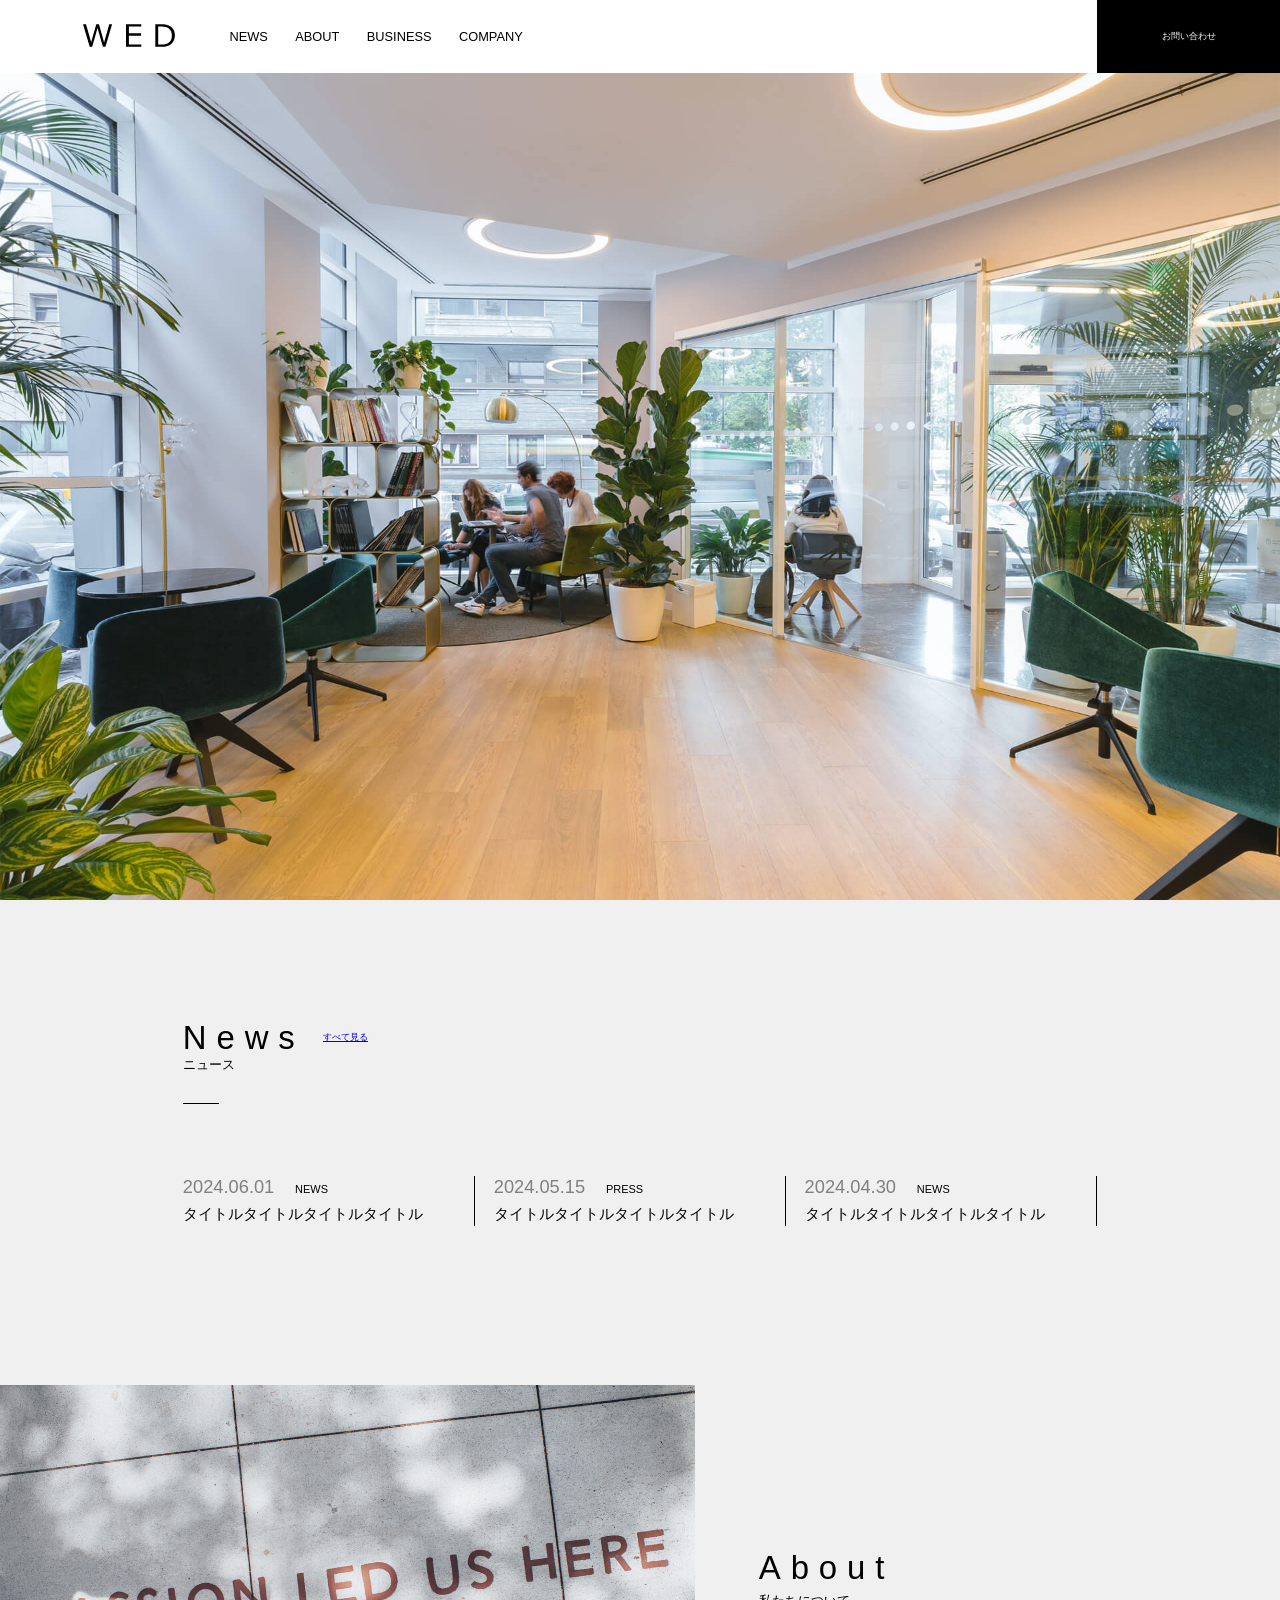
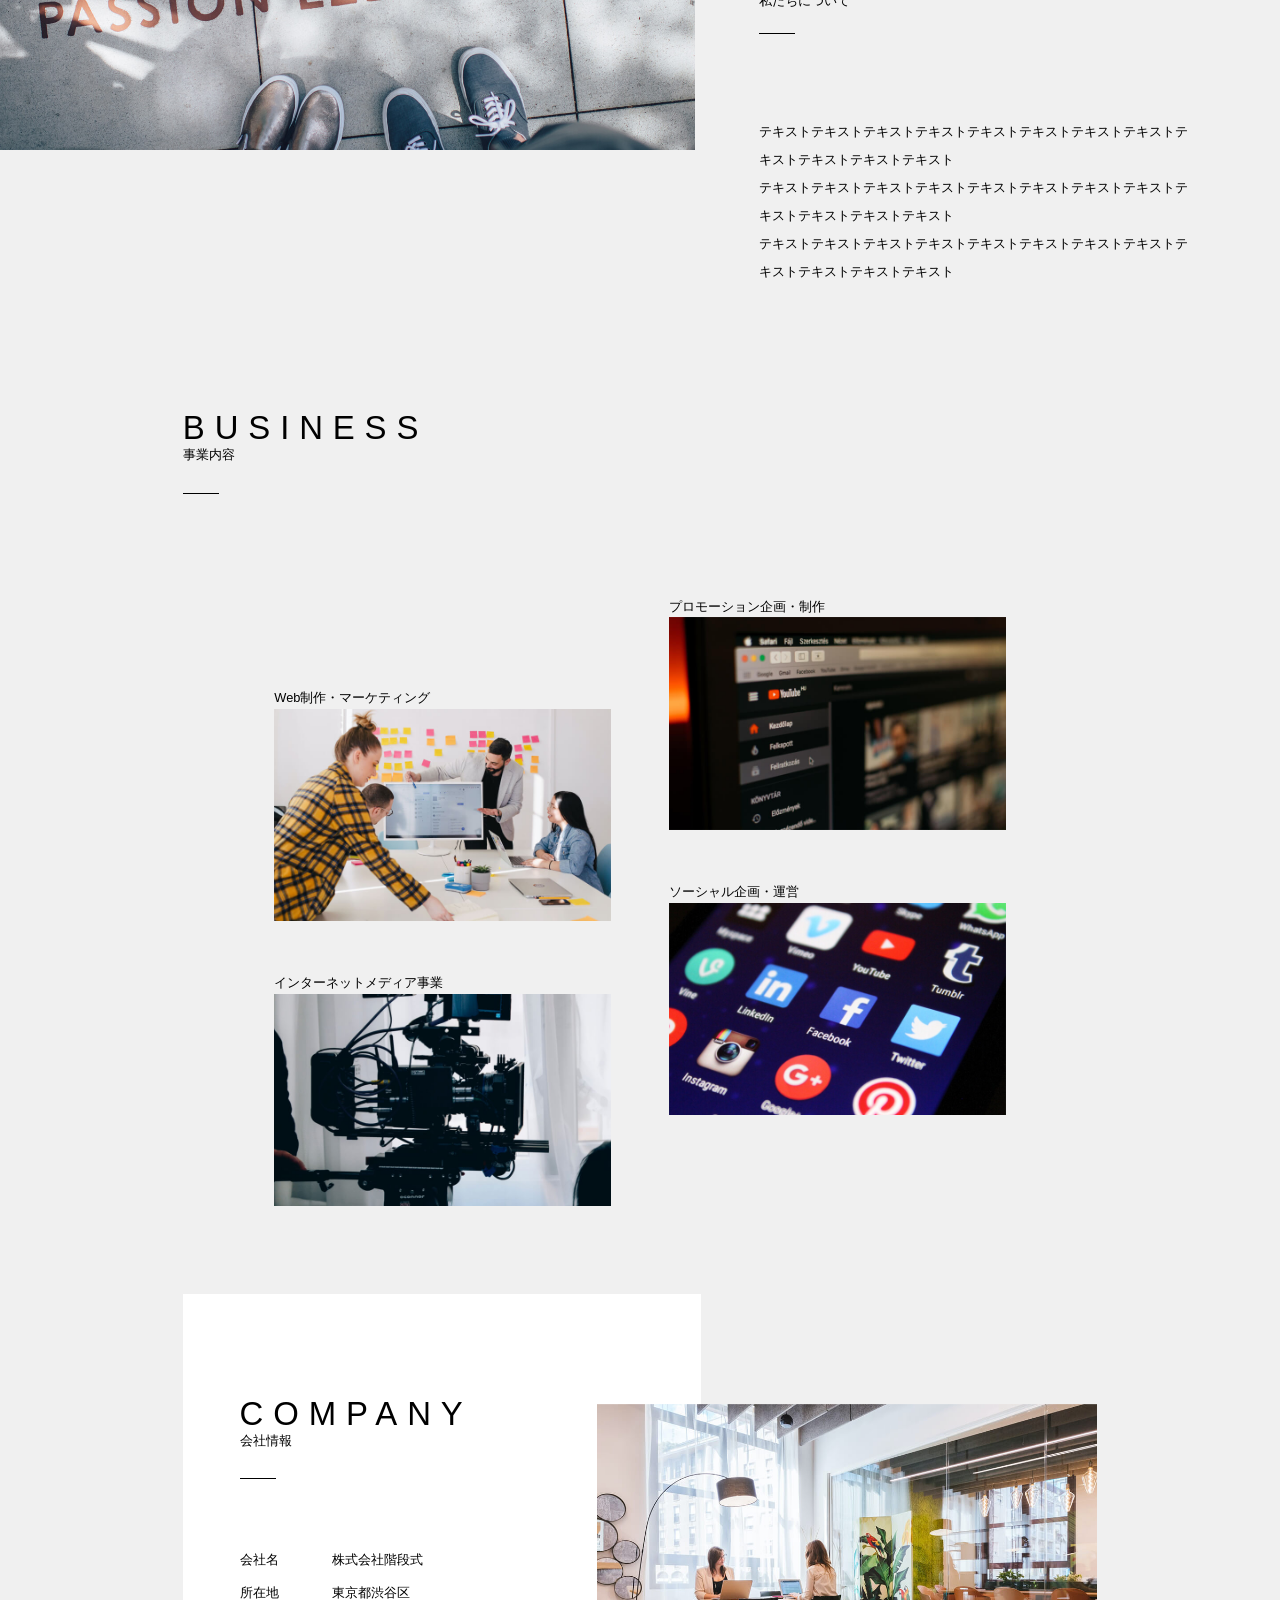
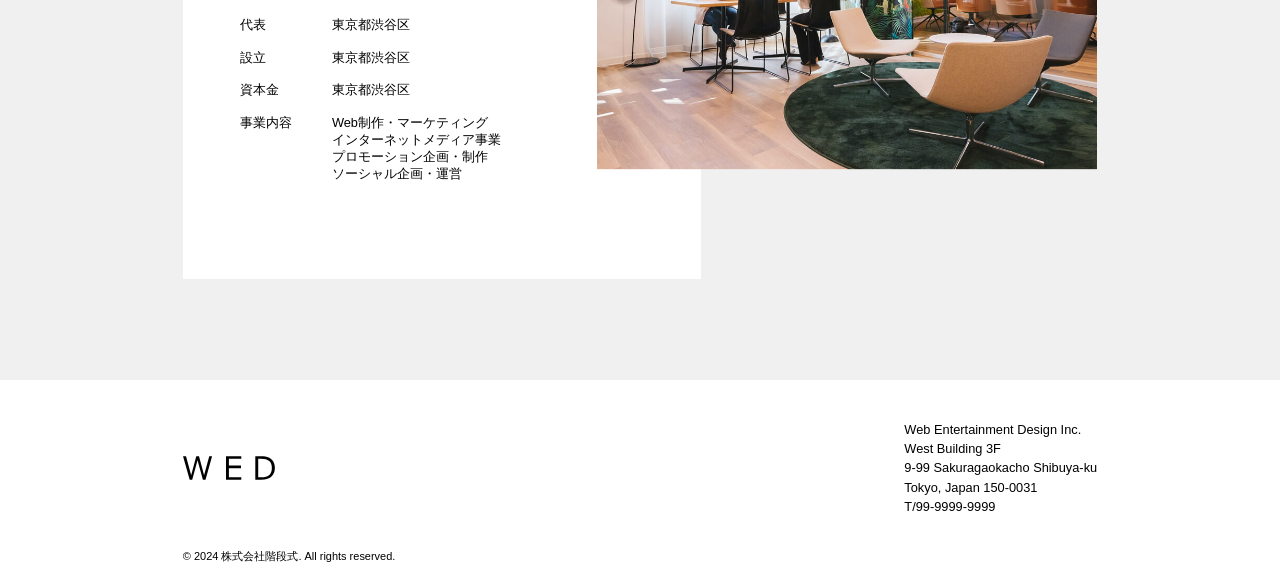
<file: index.html>
<!doctype html>
<html lang="ja">
  <head>
    <meta charset="UTF-8" />
    <meta name="viewport" content="width=device-width, initial-scale=1.0" />
    <title>オフィス　階段式</title>
    <link rel="stylesheet" href="css/reset.css" />
    <link rel="stylesheet" href="css/style.css" />
    <link rel="stylesheet" href="css/work.css" />
  </head>
  <body>
    <header class="header_area">
      <h1 class="header_logo">
        <img src="img/logo.svg" alt="ロゴ" />
      </h1>
      <nav class="header_nav">
        <ul class="header_list">
          <li class="header_item"><a href="#" class="header_link">NEWS</a></li>
          <li class="header_item"><a href="#" class="header_link">ABOUT</a></li>
          <li class="header_item"><a href="#" class="header_link">BUSINESS</a></li>
          <li class="header_item"><a href="#" class="header_link">COMPANY</a></li>
        </ul>
      </nav>
      <!-- お問い合わせ -->
      <a href="#" class="header_button">お問い合わせ</a>
    </header>
    <!-- ===============================================
     メインビジュアル
     =============================================== -->
    <section class="mainvisual_area">
      <img src="img/mainvisual.jpg" alt="オフィスの画像" />
    </section>
    <!-- ===============================================
     ニュースエリア
     =============================================== -->
    <main>
      <section class="news_area">
        <!-- 【flex】titleとlineupを横並びにする -->
        <div class="news_flex">
          <h2 class="title_main">News</h2>
          <a href="news.html" class="news_lineUp">すべて見る</a>
        </div>
        <p class="subTitle">ニュース</p>
        <ul class="news_list">
          <li class="news_item">
            <a href="#" class="news_link">
              <time datetime="2024-06-01" class="news_date">2024.06.01</time>
              <span class="news_category">NEWS</span>
              <p class="news_text">タイトルタイトルタイトルタイトル</p>
            </a>
          </li>
          <li class="news_item">
            <a href="#" class="news_link">
              <time datetime="2024-05-15" class="news_date">2024.05.15</time>
              <span class="news_category">PRESS</span>
              <p class="news_text">タイトルタイトルタイトルタイトル</p>
            </a>
          </li>
          <li class="news_item">
            <a href="#" class="news_link">
              <time datetime="2024-04-30" class="news_date">2024.04.30</time>
              <span class="news_category">NEWS</span>
              <p class="news_text">タイトルタイトルタイトルタイトル</p>
            </a>
          </li>
        </ul>
      </section>

      <!-- ===============================================
      ABOUT
      =============================================== -->
      <section class="about_area">
        <img src="img/about.jpg" alt="地面に靴" />
        <div class="about_textArea">
          <h2 class="title">About</h2>
          <p class="subTitle">私たちについて</p>
          <p>テキストテキストテキストテキストテキストテキストテキストテキストテキストテキストテキストテキスト</p>

          <p>テキストテキストテキストテキストテキストテキストテキストテキストテキストテキストテキストテキスト</p>

          <p>テキストテキストテキストテキストテキストテキストテキストテキストテキストテキストテキストテキスト</p>
        </div>
      </section>
      <!-- ===============================================
      BUSINESS
      =============================================== -->
      <section class="business_area">
        <h2 class="title">BUSINESS</h2>
        <p class="subTitle">事業内容</p>
        <div class="business_list">
          <div class="business_item">
            <p class="business_name">Web制作・マーケティング</p>
            <img class="business_img" src="img/business1.jpg" alt="事業内容の画像" />
          </div>
          <div class="business_item">
            <p class="business_name">プロモーション企画・制作</p>
            <img class="business_img" src="img/business2.jpg" alt="事業内容の画像" />
          </div>

          <div class="business_item">
            <p class="business_name">インターネットメディア事業</p>
            <img class="business_img" src="img/business3.jpg" alt="事業内容の画像" />
          </div>

          <div class="business_item">
            <p class="business_name">ソーシャル企画・運営</p>
            <img class="business_img" src="img/business4.jpg" alt="事業内容の画像" />
          </div>
        </div>
      </section>

      <!-- ===============================================
       COMPANY
       =============================================== -->
      <section class="company_area">
        <!-- 会社情報 -->
        <div class="company_info">
          <h2 class="title">COMPANY</h2>
          <p class="subTitle">会社情報</p>
          <dl class="company_wrapper">
            <dt class="company_title">会社名</dt>
            <dd class="company_detail">株式会社階段式</dd>
            <dt class="company_title">所在地</dt>
            <dd class="company_detail">東京都渋谷区</dd>
            <dt class="company_title">代表</dt>
            <dd class="company_detail">東京都渋谷区</dd>
            <dt class="company_title">設立</dt>
            <dd class="company_detail">東京都渋谷区</dd>
            <dt class="company_title">資本金</dt>
            <dd class="company_detail">東京都渋谷区</dd>
            <dt class="company_title">事業内容</dt>
            <dd class="company_detail">Web制作・マーケティング<br />インターネットメディア事業<br />プロモーション企画・制作<br />ソーシャル企画・運営</dd>
          </dl>
          <img class="company_img" src="img/company.jpg" alt="会社の画像" />
        </div>
      </section>
    </main>
    <!-- ===============================================
       フッター
       =============================================== -->
    <footer class="footer_area">
      <div class="footer_wrapper">
        <img class="footer_logo" src="img/logo.svg" alt="ロゴ" />
        <div class="footer_text">Web Entertainment Design Inc.<br />West Building 3F<br />9-99 Sakuragaokacho Shibuya-ku<br />Tokyo, Japan 150-0031<br />T/99-9999-9999</div>
      </div>
      <p class="copyright">© 2024 株式会社階段式. All rights reserved.</p>
    </footer>
  </body>
</html>
</file>
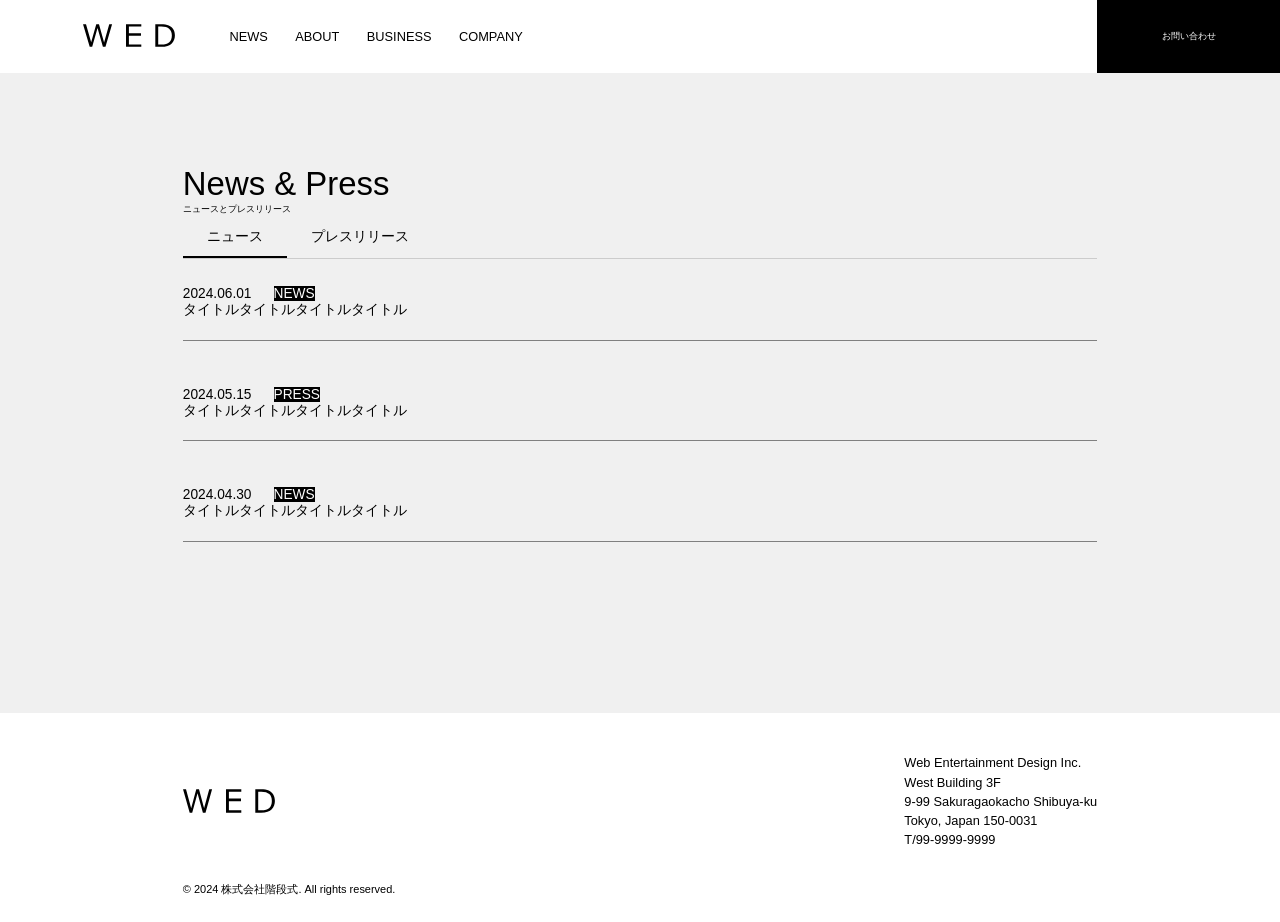
<file: news.html>
<!doctype html>
<html lang="ja">
  <head>
    <meta charset="UTF-8" />
    <meta name="viewport" content="width=device-width, initial-scale=1.0" />
    <title>オフィス　階段式</title>
    <link rel="stylesheet" href="css/reset.css" />
    <link rel="stylesheet" href="css/style.css" />
    <link rel="stylesheet" href="css/work.css" />
  </head>
  <body>
    <header class="header_area">
      <h1 class="header_logo">
        <img src="img/logo.svg" alt="ロゴ" />
      </h1>
      <nav class="header_nav">
        <ul class="header_list">
          <li class="header_item"><a href="#" class="header_link">NEWS</a></li>
          <li class="header_item"><a href="#" class="header_link">ABOUT</a></li>
          <li class="header_item"><a href="#" class="header_link">BUSINESS</a></li>
          <li class="header_item"><a href="#" class="header_link">COMPANY</a></li>
        </ul>
      </nav>
      <!-- お問い合わせ -->
      <a href="#" class="header_button">お問い合わせ</a>
    </header>
    <main>
      <section class="lineup_area">
        <h2 class="lineup_title">News & Press</h2>
        <p class="lineup_subTitle">ニュースとプレスリリース</p>

        <!-- 移動タブの移動(アニメーション) -->
        <div class="tab_wrapper">
          <!-- タブボタン -->
          <div class="tab_list">
            <button class="tab_btn is-active" data-tab="news">ニュース</button>
            <button class="tab_btn" data-tab="press">プレスリリース</button>
            <!-- 動く線 -->
            <span class="tab_line"></span>
          </div>

          <!-- コンテンツ -->
          <div class="tab_content is-show" data-content="news">
            <!-- 【flex】ニュース一覧を縦に並べる -->
            <div>
              <ul class="lineup_list">
                <li class="lineup_item">
                  <time datetime="2024-06-01" class="lineup_date">2024.06.01</time>
                  <span class="lineup_category">NEWS</span>
                  <p class="lineup_text">タイトルタイトルタイトルタイトル</p>
                </li>
                <li class="lineup_item">
                  <time datetime="2024-05-15" class="lineup_date">2024.05.15</time>
                  <span class="lineup_category">PRESS</span>
                  <p class="lineup_text">タイトルタイトルタイトルタイトル</p>
                </li>
                <li class="lineup_item">
                  <time datetime="2024-04-30" class="lineup_date">2024.04.30</time>
                  <span class="lineup_category">NEWS</span>
                  <p class="lineup_text">タイトルタイトルタイトルタイトル</p>
                </li>
              </ul>
            </div>
          </div>
          <div class="tab_content" data-content="press">
            <p>プレスリリースの内容</p>
          </div>
        </div>
      </section>
    </main>
    <!-- ===============================================
       フッター
       =============================================== -->
    <footer class="footer_area">
      <div class="footer_wrapper">
        <img class="footer_logo" src="img/logo.svg" alt="ロゴ" />
        <div class="footer_text">Web Entertainment Design Inc.<br />West Building 3F<br />9-99 Sakuragaokacho Shibuya-ku<br />Tokyo, Japan 150-0031<br />T/99-9999-9999</div>
      </div>
      <p class="copyright">© 2024 株式会社階段式. All rights reserved.</p>
    </footer>
    <script src="js/work.js"></script>
  </body>
</html>
</file>
<file: css/style.css>
/*
Theme Name: 
*/

html {
  font-size: calc(10 / 1400 * 100vw);
  /* 画面幅1280pxで10px*/
}
:root {
}
/* 
Regular 400
Medium 500
SemiBold 600
Bold 700
ExtraBold 800
*/
img {
  width: 100%;
  object-fit: cover;
}

.sp_only {
  display: none;
}
/* <!-- メインビジュアルここから --> */
.ar_main_img {
  height: 37rem;
  object-fit: cover;
}
/* <!-- メインビジュアルここまで --> */
@media screen and (max-width: 699.98px) {
  html {
    font-size: calc(10 / 375 * 100vw);
    /* 画面幅375pxで10px*/
  }
  /* <!-- メインビジュアルここから --> */
  .ar_main_img {
    margin-top: 8rem;
    height: 15rem;
  }
  /* <!-- メインビジュアルここまで --> */
  .sp_only {
    display: block;
  }
}
</file>
<file: css/work.css>
:root {
  color: black;
  background-color: #f0f0f0;
  --header-height: 8rem;
  --side-width: 20rem;
  font-family: Meiryo, sans-serif;
}

/* ┌─────────────────────────────────────────┐
   │ header                        │
   └─────────────────────────────────────────┘ */

.header_area {
  height: var(--header-height);
  width: 100%;
  background-color: white;

  display: flex;
  align-items: center;
  padding-left: 9.1rem;
}

.header_logo {
  width: 10rem;
  height: auto;
  margin-right: 6rem;
}

.header_list {
  display: flex;
  justify-content: center;
  align-items: center;
  gap: 3rem;
}

.header_link {
  color: black;
  font-size: 1.4rem;
}

/* お問い合わせ */
.header_button {
  width: 20rem;
  height: 100%;
  background-color: black;
  color: white;
  margin-left: auto;

  display: flex;
  justify-content: center;
  align-items: center;
}

/* ┌─────────────────────────────────────────┐
   │ メインビジュアル               │
   └─────────────────────────────────────────┘ */

.mainvisual_area {
  width: 100%;
  height: calc(100vh - var(--header-height));
}

.mainvisual_area img {
  width: 100%;
  height: 100%;
  object-fit: cover;
}

/* ┌─────────────────────────────────────────┐
   │ ニュースエリア                       　　 │
   └─────────────────────────────────────────┘ */

.news_area {
  width: calc(100% - var(--side-width) * 2);
  height: 40rem;
  margin: 0 auto;
}

.news_flex {
  margin-top: 13rem;

  display: flex;
  align-items: center;
  justify-content: flex-start;
  gap: 2rem;
}

.title_main {
  font-size: 3.6rem;
  letter-spacing: 1.08rem;
}

.news_lineUp {
  text-decoration: underline;
}

/* サブタイトル・ニュース */
.subTitle {
  font-size: 1.4rem;
  color: black;
  margin-bottom: 8em;

  position: relative;
}

.subTitle::before {
  content: "";
  position: absolute;
  top: 5rem;
  left: 0;

  width: 4rem;
  height: 0.1rem;
  background-color: black;
}

.news_list {
  display: flex;
  justify-content: space-between;
  gap: 2rem;
}

.news_item {
  flex: 1;
  border-right: 0.1rem solid black;
}

.news_link {
  display: block;
  text-decoration: none;
  color: inherit;
}

.news_date {
  font-size: 2rem;
  color: gray;

  position: relative;
}

.news_category {
  display: inline-block;
  margin: 0 0 1rem 2rem;

  font-size: 1.2rem;
}

.news_category a {
  font-size: 2rem;
  color: white;
  background-color: black;
}

.news_text {
  font-size: 1.6rem;
  line-height: 1.5;
  color: black;
}

/* ┌─────────────────────────────────────────┐
   │ ABOUTエリア                        │
   └─────────────────────────────────────────┘ */

.about_area {
  width: 100%;
  padding-right: 9.7rem;
  display: flex;
  justify-content: flex-start;
  gap: 7rem;
  margin-bottom: 13.4rem;
}
.title {
  margin-top: 13rem;
  font-size: 3.6rem;
  letter-spacing: 1.08rem;
}

.about_area img {
  width: 76rem;
  height: 40rem;
  object-fit: cover;
}

.about_textArea {
  padding-top: 5rem;
  width: 47.3rem;
}

.about_textArea p {
  font-size: 1.4rem;
  line-height: 2.2;
}

/* ┌─────────────────────────────────────────┐
   │ Businessエリア                        │
   └─────────────────────────────────────────┘ */

.business_area {
  width: calc(100% - var(--side-width) * 2);
  margin: 0 auto;
  margin-bottom: 22rem;
}

.business_list {
  display: flex;
  justify-content: center;
  flex-wrap: wrap;
  margin-top: 14.4rem;
  column-gap: 6.4rem;
  row-gap: 8rem;
}

.business_item {
  width: 36.8rem;
  height: 23.2rem;
}

.business_item:nth-child(1),
.business_item:nth-child(3) {
  padding-top: 10rem;
}

.business_name {
  font-size: 1.4rem;

  line-height: 1.71;
}

.business_img {
  width: 36.8rem;
  height: 23.2rem;
  object-fit: cover;
}

/* ┌─────────────────────────────────────────┐
   │ COMPANY                     │
   └─────────────────────────────────────────┘ */
.company_area {
  width: calc(100% - var(--side-width) * 2);
  margin: 0 auto;
  padding-bottom: 11rem;
}

.company_info {
  width: 56.7rem;
  height: 64rem;
  background-color: white;

  padding-left: 6.2rem;

  position: relative;
}

.company_area .title {
  padding-top: 11rem;
}

.company_wrapper {
  display: flex;
  align-content: center;
  justify-content: flex-start;

  flex-wrap: wrap;
  row-gap: 1.7rem;
  font-size: 1.4rem;
}

.company_title {
  width: 20%;
}
.company_detail {
  width: 80%;
}

.company_img {
  width: 54.7rem;
  height: 40rem;

  position: absolute;
  top: 50%;

  transform: translateY(-50%);
  right: -43.3rem;
}

/* ┌─────────────────────────────────────────┐
   │ フッター                        │
   └─────────────────────────────────────────┘ */

.footer_area {
  width: 100%;
  padding: 4.4rem var(--side-width) 0;

  background-color: white;
}

.footer_wrapper {
  display: flex;
  justify-content: space-between;
  align-items: center;

  margin-bottom: 3.3rem;
}

.footer_logo {
  width: 10.1rem;
  height: 2.6rem;
}

.footer_text {
  font-size: 1.4rem;
  line-height: 1.5;
  color: #000000;
}

.copyright {
  font-size: 1.2rem;
  color: #000000;
  line-height: 2;
  padding-bottom: 2.2rem;
}

/* ┌─────────────────────────────────────────┐
   │ ラインナップ                        │
   └─────────────────────────────────────────┘ */

.lineup_area {
  height: 70rem;
  padding-top: 10rem;
  padding-left: 20rem;
  padding-right: 20rem;
}

.lineup_title {
  font-size: 3.6rem;
}

.lineup_subTitle {
}
/* 【flex】ニュース一覧を縦に並べる */

.lineup_list {
  margin-top: 3rem;

  display: flex;
  flex-direction: column;
  gap: 5rem;
}

.lineup_item {
  font-size: 1.5rem;
  height: 6rem;
  border-bottom: 0.1rem solid grey;
}

.lineup_date {
}

.lineup_category {
  margin-left: 2rem;
  background-color: black;
  color: white;
}

.lineup_text {
}
/* ┌─────────────────────────────────────────┐
   │ タブ遷移（アニメーション）                       │
   └─────────────────────────────────────────┘ */
.tab_list {
  position: relative; /* ← 線の基準点にする */
  display: flex;
  border-bottom: 1px solid #ccc;
}

.tab_btn {
  padding: 12px 24px;
  background: none;
  border: none;
  cursor: pointer;
  font-size: 14px;
}

/* 動く線 */
.tab_line {
  position: absolute;
  bottom: 0;
  height: 2px;
  background: #000;
  transition:
    left 0.3s ease,
    width 0.3s ease; /* ← これが「スライド」の正体 */
}

/* 非表示のコンテンツ */
.tab_content {
  display: none;
}
.tab_content.is-show {
  display: block;
}
</file>
